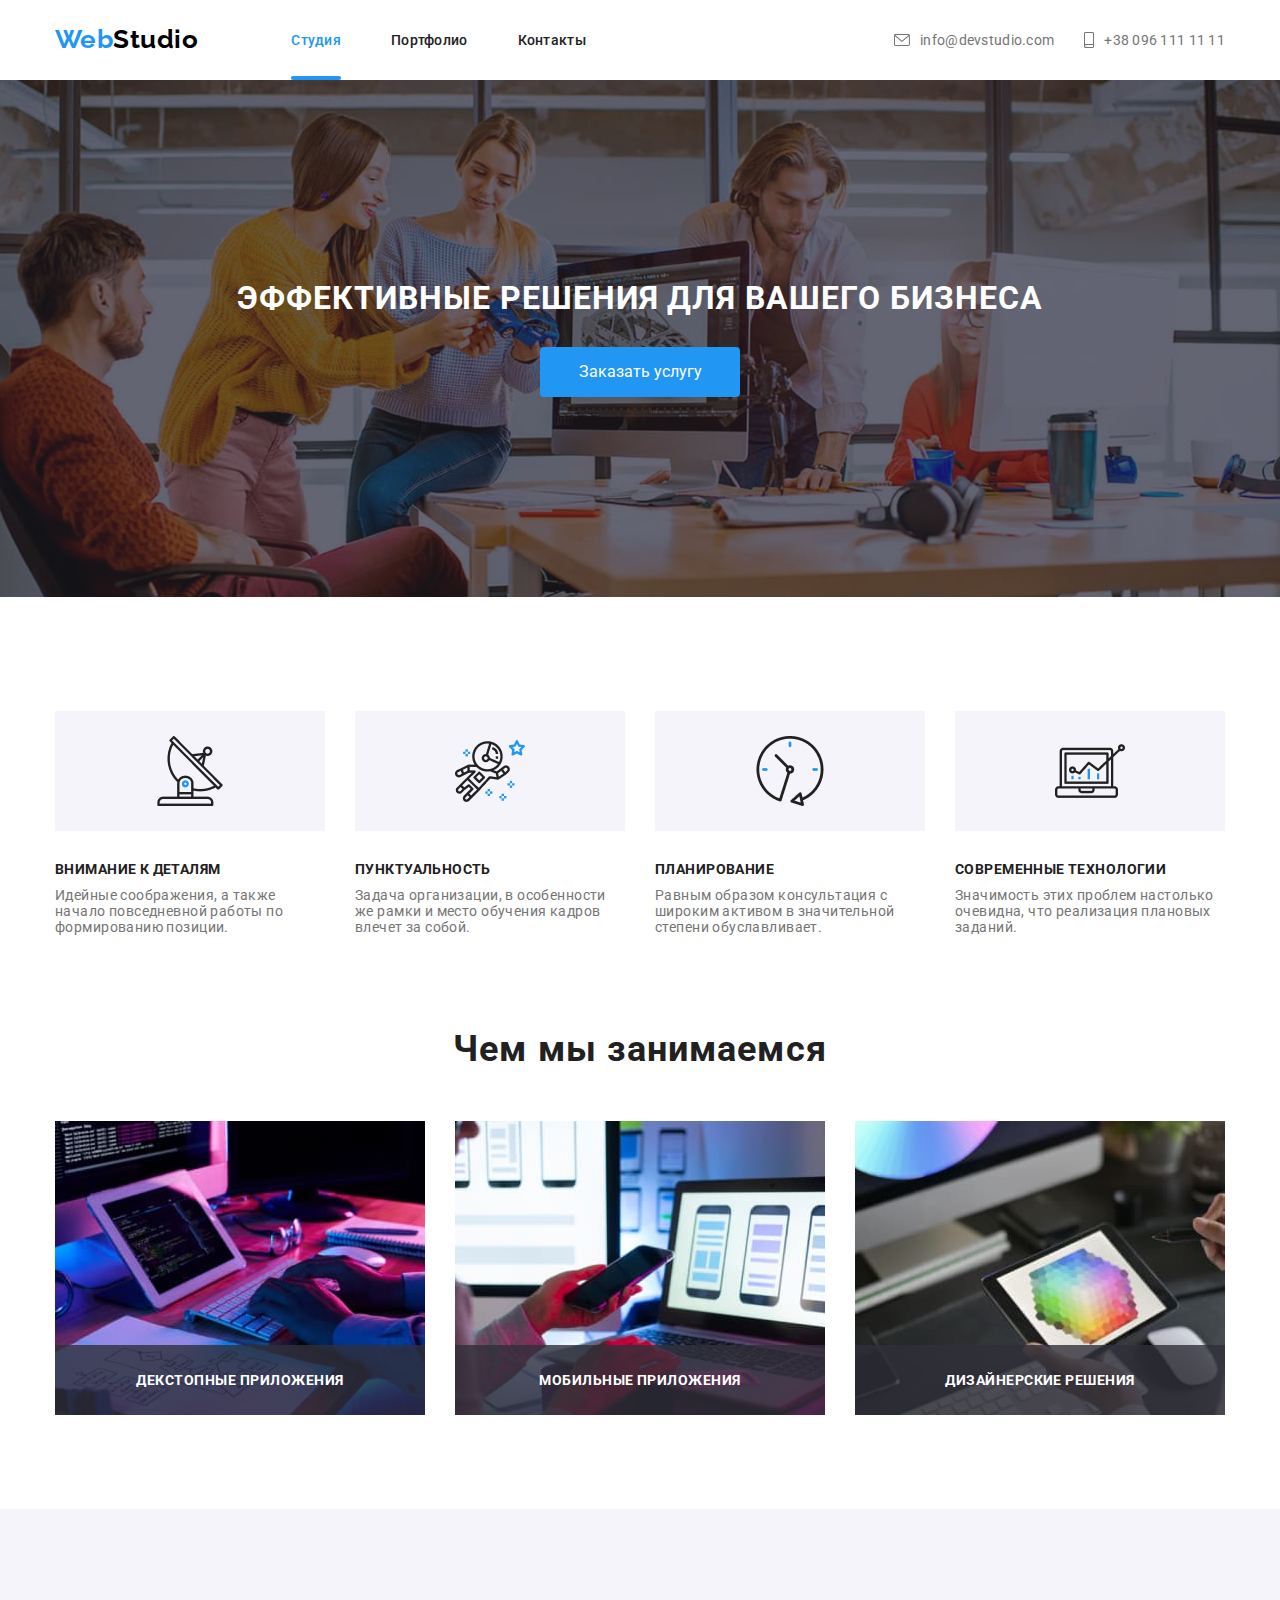
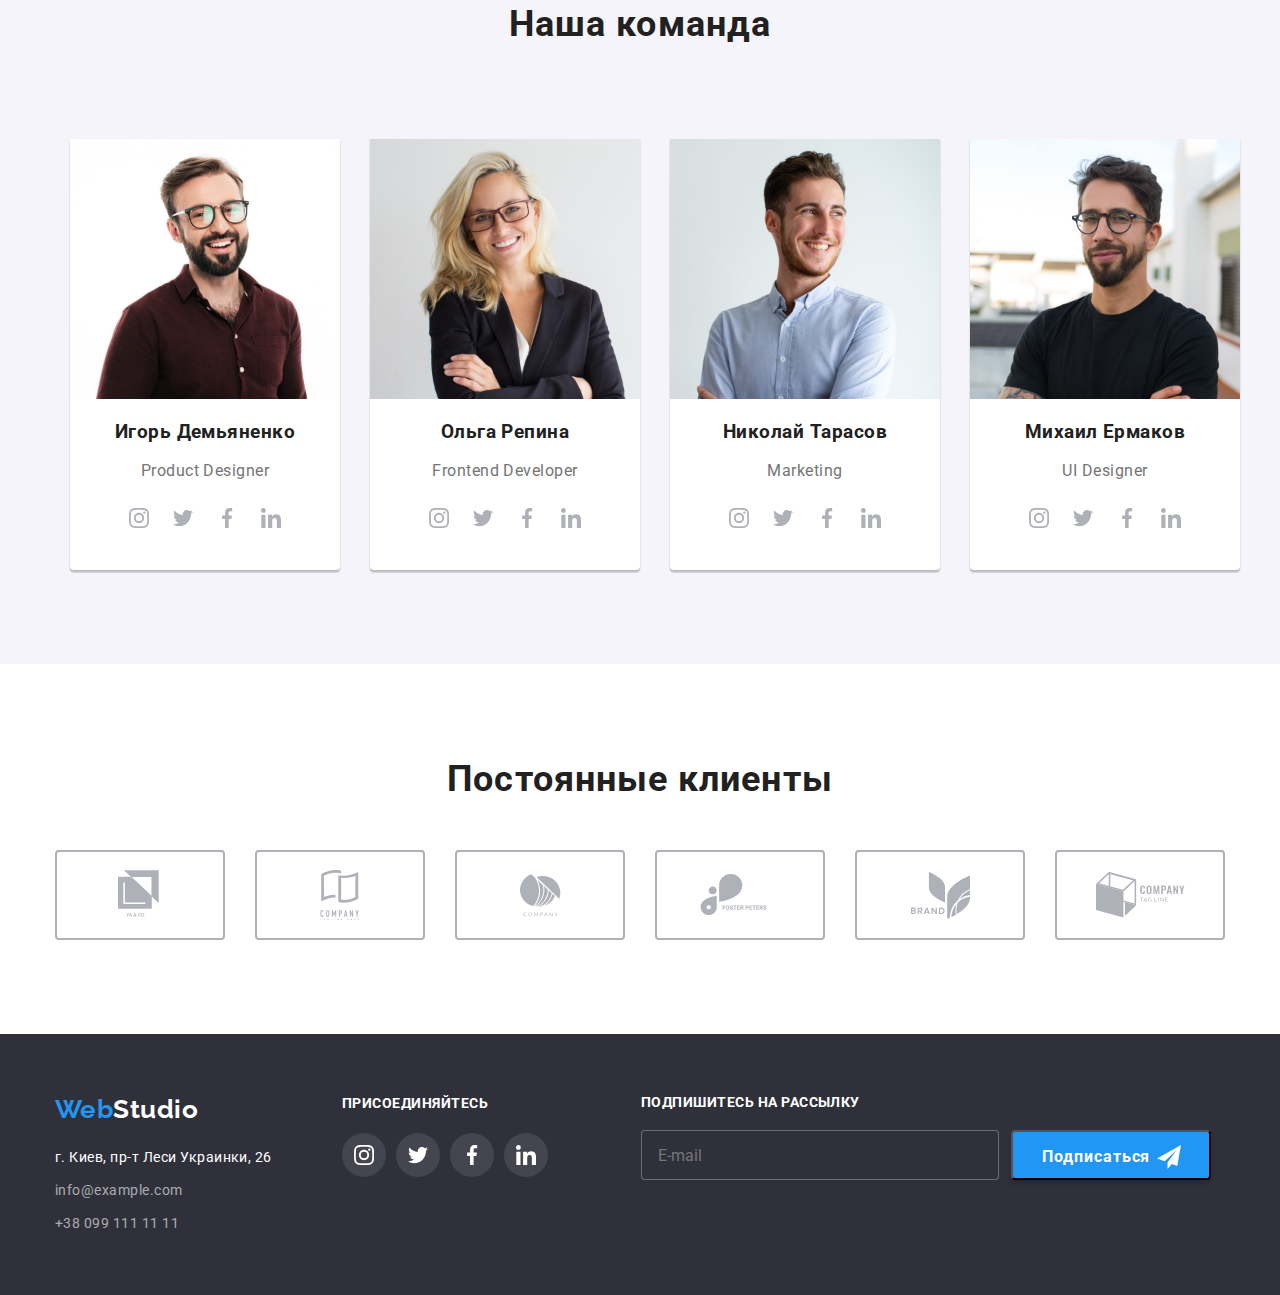
<file: index.html>
<!DOCTYPE html>
<html lang="ru">
  <head>
    <meta charset="UTF-8" />
    <meta name="viewport" content="width=device-width, initial-scale=1.0" />
    <link
      rel="stylesheet"
      href="https://cdnjs.cloudflare.com/ajax/libs/modern-normalize/1.0.0/modern-normalize.css"
    />
    <link
      href="https://fonts.googleapis.com/css2?family=Raleway:wght@300;400;500;700&family=Roboto:wght@300;400;500;700&display=swap"
      rel="stylesheet"
    />
    <link
      rel="stylesheet"
      href="https://cdnjs.cloudflare.com/ajax/libs/modern-normalize/1.0.0/modern-normalize.min.css"
    />
    <link rel="stylesheet" href="./css/styles.css" />
    <title>WebStudio</title>
  </head>

  <body>
    <header class="header-page">
      <div class="container">
        <nav>
          <a href="./index.html" class="logo link"
            ><span class="logo-start">Web</span>Studio</a
          >

          <ul class="site-nav list">
            <li><a href="" class="link current">Студия</a></li>
            <li><a href="./portfolio.html" class="link">Портфолио</a></li>
            <li><a href="" class="link">Контакты</a></li>
          </ul>
        </nav>

        <address class="address top">
          <ul class="contact list">
            <li class="address-list-top">
              <a href="mailto:info@devstudio.com" class="link">
                <svg class="icon-envelope">
                  <use
                    href="./images/sprite-svg/sprite.svg#icon-envelope"
                  ></use>
                </svg>
                info@devstudio.com</a
              >
            </li>
            <li class="address-list-top">
              <a href="tel:+380961111111" class="link">
                <svg class="icon-smartphone">
                  <use
                    href="./images/sprite-svg/sprite.svg#icon-smartphone"
                  ></use>
                </svg>
                +38 096 111 11 11</a
              >
            </li>
          </ul>
        </address>
      </div>
    </header>

    <main>
      <section class="hero">
        <div class="container">
          <h1 class="hero-title">Эффективные решения для вашего бизнеса</h1>
          <button type="button" class="button" data-modal-open>Заказать услугу</button>
        </div>
      </section>

      <section class="section">
        <h2 hidden>наши преимущества</h2>

        <div class="container advantages-list">
          <ul class="advantages list">
            <li class="icon-antenna">
              <h3 class="section-title">Внимание к деталям</h3>
              <p>
                Идейные соображения, а также начало повседневной работы по
                формированию позиции.
              </p>
            </li>
            <li class="icon-astronaut">
              <h3 class="section-title">Пунктуальность</h3>
              <p>
                Задача организации, в особенности же рамки и место обучения
                кадров влечет за собой.
              </p>
            </li>
            <li class="icon-clock">
              <h3 class="section-title">Планирование</h3>
              <p>
                Равным образом консультация с широким активом в значительной
                степени обуславливает.
              </p>
            </li>
            <li class="icon-diagram">
              <h3 class="section-title">Современные технологии</h3>
              <p>
                Значимость этих проблем настолько очевидна, что реализация
                плановых заданий.
              </p>
            </li>
          </ul>
        </div>
      </section>

      <section class="section">
        <div class="container works">
          <h2 class="section-title">Чем мы занимаемся</h2>

          <ul class="work list">
            <li>
              <img
                class="works-img"
                src="./images/images-box/box1.jpg"
                alt=""
                width="370"
                height="294"
              />
              <div class="work-title">
                <p>декстопные приложения</p>
              </div>
            </li>
            <li>
              <img
                class="works-img"
                src="./images/images-box/box2.jpg"
                alt=""
                width="370"
                height="294"
              />
              <div class="work-title">
                <p>мобильные приложения</p>
              </div>
            </li>
            <li>
              <img
                class="works-img"
                src="./images/images-box/box3.jpg"
                alt=""
                width="370"
                height="294"
              />
              <div class="work-title">
                <p>дизайнерские решения</p>
              </div>
            </li>
          </ul>
        </div>
      </section>

      <section class="section staff-section">
        <div class="container staff">
          <h2 class="section-title">Наша команда</h2>

          <div class="staff-list">
            <ul class="staff list">
              <li class="staff-people">
                <img
                  src="./images/images-person/person1.jpg"
                  alt="Игорь Демьяненко"
                />
                <h3 class="section-title">Игорь Демьяненко</h3>
                <p lang="en">Product Designer</p>
                <div class="social-link">
                  <a href="" class="social-link-thumb" target="_blank">
                    <svg>
                      <use
                        href="./images/sprite-svg/sprite.svg#icon-instagram"
                      ></use>
                    </svg>
                  </a>
                  <a href="" class="social-link-thumb" target="_blank">
                    <svg>
                      <use
                        href="./images/sprite-svg/sprite.svg#icon-twitter"
                      ></use>
                    </svg>
                  </a>
                  <a href="" class="social-link-thumb" target="_blank">
                    <svg>
                      <use
                        href="./images/sprite-svg/sprite.svg#icon-facebook"
                      ></use>
                    </svg>
                  </a>
                  <a href="" class="social-link-thumb" target="_blank">
                    <svg>
                      <use
                        href="./images/sprite-svg/sprite.svg#icon-linkedin"
                      ></use>
                    </svg>
                  </a>
                </div>
              </li>
              <li class="staff-people">
                <img
                  src="./images/images-person/person2.jpg"
                  alt="Ольга Репина"
                />
                <h3 class="section-title">Ольга Репина</h3>
                <p lang="en">Frontend Developer</p>
                <div class="social-link">
                  <a href="" class="social-link-thumb" target="_blank">
                    <svg>
                      <use
                        href="./images/sprite-svg/sprite.svg#icon-instagram"
                      ></use>
                    </svg>
                  </a>
                  <a href="" class="social-link-thumb" target="_blank">
                    <svg>
                      <use
                        href="./images/sprite-svg/sprite.svg#icon-twitter"
                      ></use>
                    </svg>
                  </a>
                  <a href="" class="social-link-thumb" target="_blank">
                    <svg>
                      <use
                        href="./images/sprite-svg/sprite.svg#icon-facebook"
                      ></use>
                    </svg>
                  </a>
                  <a href="" class="social-link-thumb" target="_blank">
                    <svg>
                      <use
                        href="./images/sprite-svg/sprite.svg#icon-linkedin"
                      ></use>
                    </svg>
                  </a>
                </div>
              </li>
              <li class="staff-people">
                <img
                  src="./images/images-person/person3.jpg"
                  alt="Николай Тарасов"
                />
                <h3 class="section-title">Николай Тарасов</h3>
                <p lang="en">Marketing</p>
                <div class="social-link">
                  <a href="" class="social-link-thumb" target="_blank">
                    <svg>
                      <use
                        href="./images/sprite-svg/sprite.svg#icon-instagram"
                      ></use>
                    </svg>
                  </a>
                  <a href="" class="social-link-thumb" target="_blank">
                    <svg>
                      <use
                        href="./images/sprite-svg/sprite.svg#icon-twitter"
                      ></use>
                    </svg>
                  </a>
                  <a href="" class="social-link-thumb" target="_blank">
                    <svg>
                      <use
                        href="./images/sprite-svg/sprite.svg#icon-facebook"
                      ></use>
                    </svg>
                  </a>
                  <a href="" class="social-link-thumb" target="_blank">
                    <svg>
                      <use
                        href="./images/sprite-svg/sprite.svg#icon-linkedin"
                      ></use>
                    </svg>
                  </a>
                </div>
              </li>
              <li class="staff-people">
                <img
                  src="./images/images-person/person4.jpg"
                  alt="Михаил Ермаков"
                />
                <h3 class="section-title">Михаил Ермаков</h3>
                <p lang="en">UI Designer</p>
                <div class="social-link">
                  <a href="" class="social-link-thumb" target="_blank">
                    <svg>
                      <use
                        href="./images/sprite-svg/sprite.svg#icon-instagram"
                      ></use>
                    </svg>
                  </a>
                  <a href="" class="social-link-thumb" target="_blank">
                    <svg>
                      <use
                        href="./images/sprite-svg/sprite.svg#icon-twitter"
                      ></use>
                    </svg>
                  </a>
                  <a href="" class="social-link-thumb" target="_blank">
                    <svg>
                      <use
                        href="./images/sprite-svg/sprite.svg#icon-facebook"
                      ></use>
                    </svg>
                  </a>
                  <a href="" class="social-link-thumb" target="_blank">
                    <svg>
                      <use
                        href="./images/sprite-svg/sprite.svg#icon-linkedin"
                      ></use>
                    </svg>
                  </a>
                </div>
              </li>
            </ul>
          </div>
        </div>
      </section>

      <section class="clients">
        <div class="container">
          <h2 class="section-title">Постоянные клиенты</h2>

          <ul class="list">
            <li>
              <a class="clients-pic" href="">
                <svg width="45px" height="50px">
                  <use href="./images/sprite-svg/sprite.svg#icon-logo-1"></use>
                </svg>
              </a>
            </li>
            <li>
              <a class="clients-pic" href="">
                <svg width="40px" height="50px">
                  <use href="./images/sprite-svg/sprite.svg#icon-logo-2"></use>
                </svg>
              </a>
            </li>
            <li>
              <a class="clients-pic" href="">
                <svg width="41px" height="43px">
                  <use href="./images/sprite-svg/sprite.svg#icon-logo-3"></use>
                </svg>
              </a>
            </li>
            <li>
              <a class="clients-pic" href="">
                <svg width="80px" height="42px">
                  <use href="./images/sprite-svg/sprite.svg#icon-logo-4"></use>
                </svg>
              </a>
            </li>
            <li>
              <a class="clients-pic" href="">
                <svg width="59px" height="47px">
                  <use href="./images/sprite-svg/sprite.svg#icon-logo-5"></use>
                </svg>
              </a>
            </li>
            <li>
              <a class="clients-pic" href="">
                <svg width="89px" height="46px">
                  <use href="./images/sprite-svg/sprite.svg#icon-logo-6"></use>
                </svg>
              </a>
            </li>
          </ul>
        </div>
      </section>
    </main>

    <footer>
      <div class="container">
       
            <address class="address-bottom">
              <div class="footer-address">
                <a href="./index.html" class="logo link" target="_blank"><span class="logo-start">Web</span><span
                    class="logo-end">Studio</span></a>
              </div>

              <ul class="address list">
                <li class="address-list">
                  <a href="https://goo.gl/maps/NCRkNM8AswAMd2es7" class="address-start link" target="_blank">г. Киев, пр-т Леси
                    Украинки, 26</a>
                </li>
                <li class="address-list">
                  <a href="mailto:info@example.com" class="address-end link" target="_blank">info@example.com</a>
                </li>
                <li class="address-list">
                  <a href="tel:+380991111111" class="address-end link" target="_blank">+38 099 111 11 11</a>
                </li>
              </ul>
            </address>

            <div class="social-links-footer">
              <strong class="phrase">присоединяйтесь</strong>
              <div class="sl-footer">
                <a href="https://www.instagram.com/" class="sl-thumb" target="_blank">
                  <svg>
                    <use href="./images/sprite-svg/sprite.svg#icon-instagram"></use>
                  </svg>
                </a>
                <a href="https://twitter.com/" class="sl-thumb" target="_blank">
                  <svg>
                    <use href="./images/sprite-svg/sprite.svg#icon-twitter"></use>
                  </svg>
                </a>
                <a href="https://www.facebook.com/" class="sl-thumb" target="_blank">
                  <svg>
                    <use href="./images/sprite-svg/sprite.svg#icon-facebook"></use>
                  </svg>
                </a>
                <a href="https://www.linkedin.com/" class="sl-thumb" target="_blank">
                  <svg>
                    <use href="./images/sprite-svg/sprite.svg#icon-linkedin"></use>
                  </svg>
                </a>
              </div>
            </div>

            <form action="#" class="footer-form">
              <div class="form-field">
                <label class="footer-form-phrase">подпишитесь на рассылку</label>
                <input type="text" class="footer-input" placeholder="E-mail">
              </div>
            
            <button type="submit" class="footer-btn">Подписаться
              <svg class="footer-icon">
                <use href="./images/sprite-svg/sprite.svg#icon-send"></use>
              </svg>
            </button>
            
            </form>
      </div>
    </footer>

    <div class="backdrop is-hidden" data-modal>
      <div class="modal">
        <button type="button" class="close-button" data-modal-close>
            <svg>
              <use href="./images/sprite-svg/sprite.svg#icon-vector"></use>
            </svg>
        </button>

        <form action="#" class="form-modal">
          <h2 class="modal-form-title">Оставьте свои данные, мы вам перезвоним</h2>

          <div class="form-field">
            <label for="name" class="form-label">Имя</label>
            <input type="text" name="name" id="name">
            <div>
              <svg class="modal-icon">
                <use href="./images/sprite-svg/sprite.svg#icon-person"></use>
              </svg>
            </div>
          </div>

          <div class="form-field">
            <label for="tel" class="form-label">Телефон</label>
            <input type="tel" name="tel" id="tel">
            <div>
              <svg class="modal-icon">
                <use href="./images/sprite-svg/sprite.svg#icon-phone"></use>
              </svg>
            </div>
          </div>

          <div class="form-field">
            <label for="mail" class="form-label">Почта</label>
            <input type="mail" name="mail" id="mail">
            <div>
              <svg class="modal-icon">
                <use href="./images/sprite-svg/sprite.svg#icon-email"></use>
              </svg>
            </div>
          </div>

          <div class="form-field">
            <label for="comment" class="form-label">Комментарий</label>
            <textarea name="comment" id="comment" placeholder="Введите текст"></textarea>
          </div>

          <div class="form-field-policy">
            <input id="policy" name="policy" type="checkbox" value="yes" class="form-checkbox"/>
            <label for="policy" class="policy-label">Соглашаюсь с рассылкой и принимаю <a href="" class="policy-doc">Условия договора</a></label>
          </div>

          <button type="submit" class="modal-btn">Отправить</button>
          
        </form>
      </div>
    </div>

    <script src="./js/modal.js"></script>
  </body>
</html>
</file>
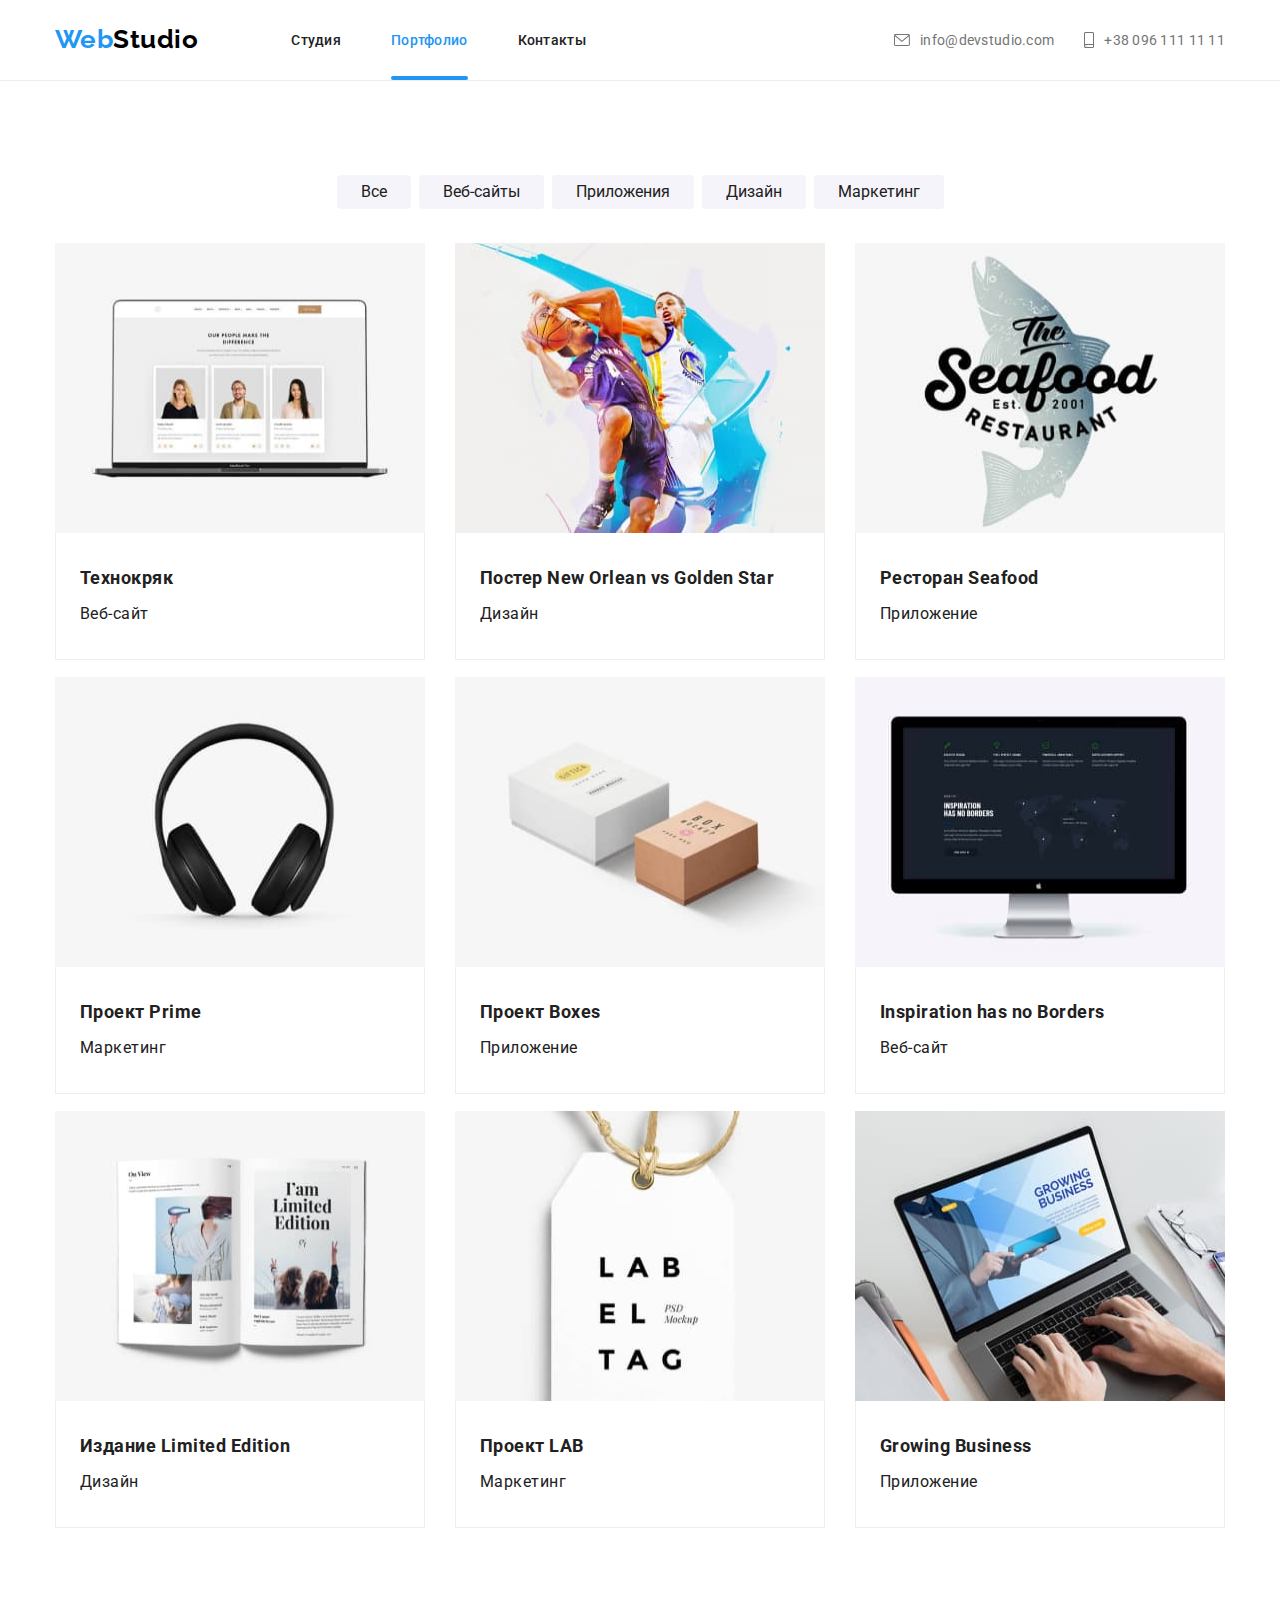
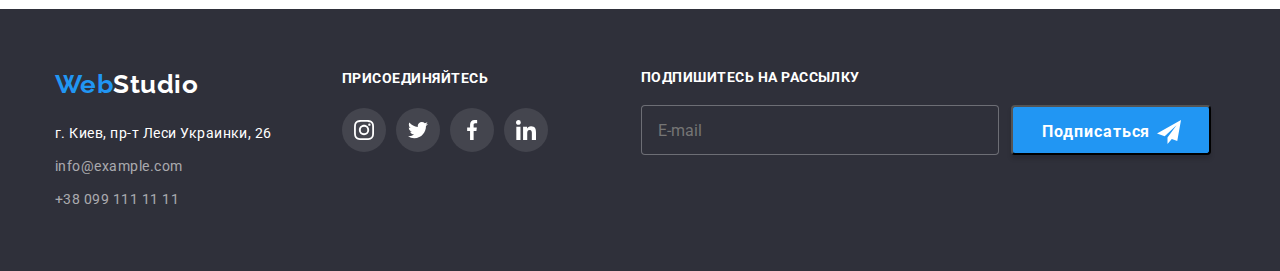
<file: portfolio.html>
<!DOCTYPE html>
<html lang="ru">
  <head>
    <meta charset="UTF-8" />
    <meta name="viewport" content="width=device-width, initial-scale=1.0" />
    <link
      rel="stylesheet"
      href="https://cdnjs.cloudflare.com/ajax/libs/modern-normalize/1.0.0/modern-normalize.css"
    />
    <link
      href="https://fonts.googleapis.com/css2?family=Raleway:wght@300;400;500;700&family=Roboto:wght@300;400;500;700&display=swap"
      rel="stylesheet"
    />
    <link
      rel="stylesheet"
      href="https://cdnjs.cloudflare.com/ajax/libs/modern-normalize/1.0.0/modern-normalize.min.css"
    />
    <link rel="stylesheet" href="./css/portfolio.css" />
    <title>Portfolio</title>
  </head>

  <body>
    <header class="header-page">
      <div class="container">
        <nav>
          <a href="./index.html" class="logo link""
            ><span class="logo-start">Web</span>Studio</a
          >

          <ul class="site-nav list">
            <li><a href="./index.html" class="link">Студия</a></li>
            <li>
              <a href="./portfolio.html" class="link current">Портфолио</a>
            </li>
            <li><a href="" class="link">Контакты</a></li>
          </ul>
        </nav>

        <address class="address top">
          <ul class="contact list">
            <li class="address-list-top">
              <a href="mailto:info@devstudio.com" class="link">
                <svg class="icon-envelope">
                  <use
                    href="./images/sprite-svg/sprite.svg#icon-envelope"
                  ></use>
                </svg>
                info@devstudio.com</a
              >
            </li>
            <li class="address-list-top">
              <a href="tel:+380961111111" class="link">
                <svg class="icon-smartphone">
                  <use
                    href="./images/sprite-svg/sprite.svg#icon-smartphone"
                  ></use>
                </svg>
                +38 096 111 11 11</a
              >
            </li>
          </ul>
        </address>
      </div>
    </header>
    <main>
      <div class="features container">
        <h1 hidden>функции</h1>

      <ul class="list">
        <li><button type="button">Все</button></li>
        <li><button type="button">Веб-сайты</button></li>
        <li><button type="button">Приложения</button></li>
        <li><button type="button">Дизайн</button></li>
        <li><button type="button">Маркетинг</button></li>
      </ul>  
      </div>

      <div class="projects container">
        <ul class="list">
          <li class="projects-item">
            <a href="" class="link" target="_blank">
              <div class="projects-overlay">
                <img src="./images/images-project/project1.jpg" alt="постер с баскетбольными игроками" class="projects-images" />
                <div class="overlay">
                  <p class="text">Технокряк это современная площадка распространения коронавируса. Компании используют эту платформу
                    для цифрового
                    шпионажа и атак на защищённые сервера конкурентов.</p>
                </div>
              </div>
              <div class="content-box">
                <h2 class="title">Технокряк</h2>
                <p>Веб-сайт</p>
              </div>
            </a>
          </li>
          <li class="projects-item">
            <a href="" class="link" target="_blank">
                <div class="projects-overlay">
                  <img src="./images/images-project/project2.jpg" alt="постер с баскетбольными игроками" class="projects-images" />
                  <div class="overlay">
                    <p class="text">Технокряк это современная площадка распространения коронавируса. Компании используют эту платформу для цифрового
                      шпионажа и атак на защищённые сервера конкурентов.</p>
                  </div>
                </div>
                
              <div class="content-box">
                <h2 class="title">
                  Постер <span lang="en">New Orlean vs Golden Star</span>
                </h2>
                <p>Дизайн</p>
              </div>
            </a>
          </li>
          <li class="projects-item">
            <a href="" class="link" target="_blank">
              <div class="projects-overlay">
                <img src="./images/images-project/project3.jpg" alt="постер с баскетбольными игроками" class="projects-images" />
                <div class="overlay">
                  <p class="text">Технокряк это современная площадка распространения коронавируса. Компании используют эту платформу
                    для цифрового
                    шпионажа и атак на защищённые сервера конкурентов.</p>
                </div>
              </div>
              <div class="content-box">
                <h2 class="title">Ресторан <span lang="en">Seafood</span></h2>
                <p>Приложение</p>
              </div>
            </a>
          </li>
          <li class="projects-item">
            <a href="" class="link" target="_blank">
              <div class="projects-overlay">
                <img src="./images/images-project/project4.jpg" alt="постер с баскетбольными игроками" class="projects-images" />
                <div class="overlay">
                  <p class="text">Технокряк это современная площадка распространения коронавируса. Компании используют эту платформу
                    для цифрового
                    шпионажа и атак на защищённые сервера конкурентов.</p>
                </div>
              </div>
              <div class="content-box">
                <h2 class="title">Проект <span lang="en">Prime</span></h2>
                <p>Маркетинг</p>
              </div>
            </a>
          </li>
          <li class="projects-item">
            <a href="" class="link" target="_blank">
              <div class="projects-overlay">
                <img src="./images/images-project/project5.jpg" alt="постер с баскетбольными игроками" class="projects-images" />
                <div class="overlay">
                  <p class="text">Технокряк это современная площадка распространения коронавируса. Компании используют эту платформу
                    для цифрового
                    шпионажа и атак на защищённые сервера конкурентов.</p>
                </div>
              </div>
              <div class="content-box">
                <h2 class="title">Проект <span lang="en">Boxes</span></h2>
                <p>Приложение</p>
              </div>
            </a>
          </li>
          <li class="projects-item">
            <a href="" class="link" target="_blank">
              <div class="projects-overlay">
                <img src="./images/images-project/project6.jpg" alt="постер с баскетбольными игроками" class="projects-images" />
                <div class="overlay">
                  <p class="text">Технокряк это современная площадка распространения коронавируса. Компании используют эту платформу
                    для цифрового
                    шпионажа и атак на защищённые сервера конкурентов.</p>
                </div>
              </div>
              <div class="content-box">
                <h2 lang="en" class="title">Inspiration has no Borders</h2>
                <p>Веб-сайт</p>
              </div>
            </a>
          </li>
          <li class="projects-item">
            <a href="" class="link" target="_blank">
              <div class="projects-overlay">
                <img src="./images/images-project/project7.jpg" alt="постер с баскетбольными игроками" class="projects-images" />
                <div class="overlay">
                  <p class="text">Технокряк это современная площадка распространения коронавируса. Компании используют эту платформу
                    для цифрового
                    шпионажа и атак на защищённые сервера конкурентов.</p>
                </div>
              </div>
              <div class="content-box">
                <h2 class="title">
                  Издание <span lang="en">Limited Edition</span>
                </h2>
                <p>Дизайн</p>
              </div>
            </a>
          </li>
          <li class="projects-item">
            <a href="" class="link" target="_blank">
              <div class="projects-overlay">
                <img src="./images/images-project/project8.jpg" alt="постер с баскетбольными игроками" class="projects-images" />
                <div class="overlay">
                  <p class="text">Технокряк это современная площадка распространения коронавируса. Компании используют эту платформу
                    для цифрового
                    шпионажа и атак на защищённые сервера конкурентов.</p>
                </div>
              </div>
              <div class="content-box">
                <h2 class="title">Проект <span lang="en">LAB</span></h2>
                <p>Маркетинг</p>
              </div>
            </a>
          </li>
          <li class="projects-item">
            <a href="" class="link" target="_blank">
              <div class="projects-overlay">
                <img src="./images/images-project/project9.jpg" alt="постер с баскетбольными игроками" class="projects-images" />
                <div class="overlay">
                  <p class="text">Технокряк это современная площадка распространения коронавируса. Компании используют эту платформу
                    для цифрового
                    шпионажа и атак на защищённые сервера конкурентов.</p>
                </div>
              </div>
              <div class="content-box">
                <h2 lang="en" class="title">Growing Business</h2>
                <p>Приложение</p>
              </div>
            </a>
          </li>
        </ul>
      </div>
    </main>
    <footer>
  <div class="container">

    <address class="address-bottom">
      <div class="footer-address">
        <a href="./index.html" class="logo link" target="_blank"><span class="logo-start">Web</span><span
            class="logo-end">Studio</span></a>
      </div>

      <ul class="address list">
        <li class="address-list">
          <a href="https://goo.gl/maps/NCRkNM8AswAMd2es7" class="address-start link" target="_blank">г. Киев, пр-т Леси
            Украинки, 26</a>
        </li>
        <li class="address-list">
          <a href="mailto:info@example.com" class="address-end link" target="_blank">info@example.com</a>
        </li>
        <li class="address-list">
          <a href="tel:+380991111111" class="address-end link" target="_blank">+38 099 111 11 11</a>
        </li>
      </ul>
    </address>

    <div class="social-links-footer">
      <strong class="phrase">присоединяйтесь</strong>
      <div class="sl-footer">
        <a href="https://www.instagram.com/" class="sl-thumb" target="_blank">
          <svg>
            <use href="./images/sprite-svg/sprite.svg#icon-instagram"></use>
          </svg>
        </a>
        <a href="https://twitter.com/" class="sl-thumb" target="_blank">
          <svg>
            <use href="./images/sprite-svg/sprite.svg#icon-twitter"></use>
          </svg>
        </a>
        <a href="https://www.facebook.com/" class="sl-thumb" target="_blank">
          <svg>
            <use href="./images/sprite-svg/sprite.svg#icon-facebook"></use>
          </svg>
        </a>
        <a href="https://www.linkedin.com/" class="sl-thumb" target="_blank">
          <svg>
            <use href="./images/sprite-svg/sprite.svg#icon-linkedin"></use>
          </svg>
        </a>
      </div>
    </div>

    <form action="#" class="footer-form">
      <div class="form-field">
        <label class="footer-form-phrase">подпишитесь на рассылку</label>
        <input type="text" class="footer-input" placeholder="E-mail">
      </div>

      <button type="submit" class="footer-btn">Подписаться
        <svg class="footer-icon">
          <use href="./images/sprite-svg/sprite.svg#icon-send"></use>
        </svg>
      </button>

    </form>
  </div>
    </footer>
  </body>
</html>
</file>
<file: css/styles.css>
html {
  box-sizing: border-box;
  margin: 0;
  padding: 0;
}

*,
*::after,
*::before {
  box-sizing: border-box;
}

:root {
  --main-text: #757575;
  --text-title: #212121;
  --text-accent: #2196f3;
  --main-bg-color: #ffffff;
  --secondary-bg-color: #2f303a;
  --grey-bg-color: #f5f4fa;
}

/* common styles */
body {
  color: var(--main-text);
  background-color: var(--main-bg-color);
  font-family: Roboto, sans-serif;
  letter-spacing: 0.03em;
}

.list {
  list-style: none;
  padding: 0px;
  margin: 0px;
}

.link {
  text-decoration: none;
}

.address {
  font-style: normal;
}

.container {
  width: 1200px;
  margin-right: auto;
  margin-left: auto;
  padding-left: 15px;
  padding-right: 15px;
}

/* header */

nav {
  display: flex;
  align-items: center;
}

.header-page > .container {
  display: flex;
}

.header-page .address .link {
  color: var(--main-text);
  font-size: 14px;
  letter-spacing: 0.02em;
}

.header-page .address-list-top:not(:last-child) {
  margin-right: 30px;
}

.site-nav {
  display: flex;
  margin-left: 93px;
  padding-left: 0px;
  margin-top: 0px;
  margin-bottom: 0px;
}

.site-nav .link {
  display: block;
  padding-bottom: 32px;
  padding-top: 32px;
}

.site-nav li:not(:last-child) {
  margin-right: 50px;
}

.site-nav .link {
  color: var(--text-title);
  font-family: Roboto;
  font-weight: 500;
  font-size: 14px;
  line-height: 16px;
  letter-spacing: 0.02em;

  transition: all 250ms cubic-bezier(0.4, 0, 0.2, 1);
}

.site-nav .link:hover,
.site-nav .link:focus {
  color: var(--text-accent);
}

.top {
  display: flex;
  align-items: center;
}

.site-nav,
.contact {
  letter-spacing: 0.02em;
}

.site-nav .current {
  color: var(--text-accent);
  position: relative;
}

.site-nav .current::after {
  content: "";
  display: block;
  position: absolute;
  left: 0px;
  bottom: 0px;
  width: 100%;
  height: 4px;
  background-color: var(--text-accent);
  border-radius: 2px;
}

.header-page .contact {
  display: flex;
}

.header-page .address {
  margin-left: auto;
}

.contact .icon-envelope {
  width: 16px;
  height: 12px;
  fill: var(--main-text);
}

.contact .icon-smartphone {
  width: 10px;
  height: 16px;
  fill: var(--main-text);
}

.address-list-top svg {
  margin-right: 10px;

  transition: all 250ms cubic-bezier(0.4, 0, 0.2, 1);
}

.address-list-top .link {
  display: flex;
  justify-content: center;
  align-items: center;

  transition: all 250ms cubic-bezier(0.4, 0, 0.2, 1);
}

.address-list-top .link:hover,
.address-list-top .link:focus {
  color: var(--text-accent);
}

.address-list-top .link:hover svg,
.address-list-top .link:focus svg {
  fill: var(--text-accent);
}

/* logo  styles common*/
.logo {
  color: #000000;
  font-family: Raleway, sans-serif;
  font-weight: 700;
  font-size: 26px;
  line-height: 1.2;
}

.logo:hover {
  color: var(--text-accent);
}

.logo-start {
  color: var(--text-accent);
}

/* logo-end bottom */

.logo-end {
  color: var(--main-bg-color);
}

/* main page */

.section-title {
  color: var(--text-title);
}

/* hero */

.hero {
  max-width: 1600px;
  max-height: 600px;
  margin-left: auto;
  margin-right: auto;

  background-color: rgba(47, 48, 58, 0.4);
  background-image: url(../images/images-hero/overlay.png),
    url(../images/images-hero/background-image.jpg);
  background-repeat: no-repeat;
  background-size: cover;
  background-position: center;
}

.hero .container {
  padding-top: 200px;

  letter-spacing: 0.06em;
  color: var(--main-bg-color);
  text-align: center;
  text-transform: uppercase;
}

.hero-title {
  margin-top: 0px;
  margin-bottom: 30px;
}

.button {
  padding: 10px 32px;
  margin-bottom: 200px;

  min-width: 200px;
  height: 50px;
  border: none;
  border-radius: 4px;

  background-color: var(--text-accent);
  color: var(--main-bg-color);
  background-color: #2196f3;
}

/* modal */
.backdrop {
  position: fixed;
  top: 0px;
  left: 0px;
  width: 100%;
  height: 100%;
  background: rgba(0, 0, 0, 0.2);
  transition: all 250ms cubic-bezier(0.4, 0, 0.2, 1);
}

.is-hidden {
  opacity: 0;
  visibility: hidden;
  pointer-events: none;

  transition: all 250ms cubic-bezier(0.4, 0, 0.2, 1) 250ms;
}

.modal {
  position: absolute;
  left: 50%;
  top: 50%;
  transform: translate(-50%, -50%) scale(1);

  padding: 40px;

  min-width: 528px;
  height: 581px;
  border-radius: 4px;
  box-shadow: 0px 1px 3px rgba(0, 0, 0, 0.12), 0px 1px 1px rgba(0, 0, 0, 0.14),
    0px 2px 1px rgba(0, 0, 0, 0.2);

  background: var(--main-bg-color);

  transition: all 250ms cubic-bezier(0.4, 0, 0.2, 1) 250ms;
}

.modal-form-title {
  font-weight: 700;
  font-size: 20px;
  line-height: 23px;
  letter-spacing: 0.03em;

  color: var(--text-title);
}

.form-modal .form-field {
  position: relative;
  display: flex;
  flex-direction: column;
}

.form-modal .form-label {
  margin-bottom: 4px;

  font-weight: 400;
  font-size: 12px;
  line-height: 14px;
  letter-spacing: 0.01em;

  color: var(--main-text);
}

.form-modal .form-field:not(:last-child) {
  margin-bottom: 10px;
}

.form-modal .form-field input {
  display: block;
  width: 448px;
  height: 40px;
  padding: 14px 42px;

  border: 1px solid rgba(33, 33, 33, 0.2);
  border-radius: 4px;
  cursor: pointer;
}

.form-field input,
.form-field textarea {
  outline: none;
}

.form-modal .form-field input:focus,
.form-modal .form-field textarea:focus {
  border: 1px solid #2196f3;
}

.form-modal .modal-icon {
  position: absolute;
  bottom: 11px;
  left: 12px;
  width: 18px;
  height: 18px;
  fill: var(--text-title);
}

.form-field:focus-within .modal-icon {
  fill: var(--text-accent);
}

textarea {
  display: block;
  width: 448px;
  height: 120px;
  padding: 12px 16px;
  resize: none;

  border: 1px solid rgba(33, 33, 33, 0.2);
  border-radius: 4px;

  font-weight: 400;
  font-size: 14px;
  line-height: 16px;
  letter-spacing: 0.01em;
}

textarea::placeholder {
  font-weight: 400;
  font-size: 14px;
  line-height: 16px;
  letter-spacing: 0.01em;
  color: rgba(117, 117, 117, 0.5);
}

.form-field-policy {
  display: flex;
  align-items: center;
  justify-content: center;
  margin-bottom: 30px;
}

.form-field-policy label {
  font-weight: 400;
  font-size: 14px;
  line-height: 24px;
  letter-spacing: 0.03em;

  color: var(--main-text);
}

.is-hidden .modal {
  transform: translate(-50%, -50%) scale(0);
  transition: all 250ms cubic-bezier(0.4, 0, 0.2, 1);
}

.close-button {
  position: absolute;
  right: 8px;
  top: 8px;

  width: 30px;
  height: 30px;

  padding: 6px;
  background-color: var(--main-bg-color);
  border-radius: 50%;
  border: 1px solid rgba(0, 0, 0, 0.1);
  cursor: pointer;
}

.close-button svg {
  width: 11px;
  height: 11px;
  fill: #000000;
}

.close-button:focus svg,
.close-button:hover svg {
  fill: var(--text-accent);
  cursor: pointer;
}

.modal-form-title {
  font-weight: 700;
  font-size: 20px;
  line-height: 23px;
  letter-spacing: 0.03em;

  color: var(--text-title);
}

.form-checkbox {
  -webkit-appearance: none;
  -moz-appearance: none;
  appearance: none;

  position: absolute;
}

.policy-label::before {
  content: "";
  display: inline-block;
  width: 16px;
  height: 15px;
  margin-right: 7px;
  border-radius: 2px;
  background-image: url("../images/sprite-svg/not-check.svg");
}

.form-field-policy .policy-doc {
  color: var(--text-accent);
}

.form-checkbox:checked + .policy-label::before {
  background-image: url("../images/sprite-svg/check.svg");
  background-size: content;
  background-origin: border-box;
  border-radius: 2px;
  background-color: var(--text-accent);
}

.modal-btn {
  display: block;
  width: 200px;
  height: 50px;
  margin-left: auto;
  margin-right: auto;
  padding: 10px 55px;

  background: #188ce8;
  box-shadow: 0px 4px 4px rgba(0, 0, 0, 0.15);
  border-radius: 4px;

  font-weight: 700;
  font-size: 16px;
  line-height: 30px;
  letter-spacing: 0.06em;
  color: var(--main-bg-color);

  cursor: pointer;
}

/* advantages */
.advantages {
  display: flex;
  justify-content: space-between;
}

.advantages h3 {
  margin-bottom: 10px;
  margin-top: 30px;
}
.advantages p {
  margin-top: 0px;
  margin-bottom: 0px;
}

.advantages .section-title {
  font-size: 14px;
  letter-spacing: 0.03em;
  text-transform: uppercase;
}

.advantages p {
  font-size: 14px;
  letter-spacing: 0.03em;
}

.advantages-list li {
  max-width: 270px;
}

.advanteges-list li:not(:last-child) {
  margin-right: 14px;
}

.section .advantages-list {
  padding-top: 20px;
}

.container .advantages {
  padding-top: 94px;
  padding-bottom: 94px;
}

.advantages li:not(:last-child) {
  margin-right: 30px;
}

.icon-antenna::before {
  content: "";
  height: 120px;
  display: block;

  background-color: var(--grey-bg-color);
  background-image: url(../images/images-png/antenna.png);
  background-repeat: no-repeat;
  background-position: center;
}

.icon-astronaut::before {
  content: "";
  height: 120px;
  display: block;

  background-color: var(--grey-bg-color);
  background-image: url(../images/images-png/astronaut.png);
  background-repeat: no-repeat;
  background-position: center;
}
.icon-clock::before {
  content: "";
  height: 120px;
  display: block;

  background-color: var(--grey-bg-color);
  background-image: url(../images/images-png/clock.png);
  background-repeat: no-repeat;
  background-position: center;
}
.icon-diagram::before {
  content: "";
  height: 120px;
  display: block;

  background-color: var(--grey-bg-color);
  background-image: url(../images/images-png/diagram.png);
  background-repeat: no-repeat;
  background-position: center;
}
/* works */

.section .works {
  padding-left: 15px;
  padding-right: 15px;
}

.works .section-title {
  margin-top: 0px;
  margin-bottom: 50px;

  font-size: 36px;
  text-align: center;
  letter-spacing: 0.03em;
}

.works .list {
  padding-bottom: 94px;
}

.work {
  display: flex;
  justify-content: space-between;
}

.works {
  padding-right: 0px;
  padding-left: 0px;
}
.works-img {
  display: block;
}

.work li {
  position: relative;
}

.work-title {
  position: absolute;
  display: flex;
  align-items: center;
  justify-content: center;
  left: 0px;
  bottom: 0px;
  width: 100%;
  height: 70px;
  background-color: rgba(47, 48, 58, 0.8);
}

.work-title p {
  font-size: 14px;
  font-weight: 700;
  text-transform: uppercase;
  color: var(--main-bg-color);
}

/* staff list */
.section .staff {
  padding-right: 15px;
  padding-left: 15px;
}

.staff-section {
  background-color: var(--grey-bg-color);
}
.staff > .section-title {
  margin-top: 0px;
  margin-bottom: 94px;

  font-size: 36px;
  line-height: 42px;
  text-align: center;
  letter-spacing: 0.03em;
}

.section > .staff {
  padding-top: 94px;
  padding-bottom: 94px;
}

.staff-list ul {
  display: flex;
  text-align: center;
  justify-content: space-between;
}

.staff-list li {
  background-color: var(--main-bg-color);
  border-radius: 0px 0px 4px 4px;
}

.staff li:not(:last-child) {
  margin-right: 30px;
}

.staff {
  padding-left: 0px;
  padding-right: 0px;
}

.staff-people > img {
  width: 270px;
  height: 260px;

  background-color: #2f303a;
}

.staff-people {
  box-shadow: 0px 3px 1px rgba(0, 0, 0, 0.1), 0px 1px 2px rgba(0, 0, 0, 0.08),
    0px 2px 2px rgba(0, 0, 0, 0.12);
}

.social-link {
  display: flex;
  justify-content: center;
}

.social-link a {
  display: flex;
  justify-content: center;
  align-items: center;
}

.social-link {
  margin-bottom: 30px;
}

.social-link-thumb {
  width: 44px;
  height: 44px;

  transition: all 250ms cubic-bezier(0.4, 0, 0.2, 1);
}

.social-link-thumb:hover,
.social-link-thumb:focus {
  background-color: var(--text-accent);
  border-radius: 50%;
  cursor: pointer;
}

.social-link-thumb:hover svg,
.social-link-thumb:focus svg {
  fill: var(--main-bg-color);
}

.social-link svg {
  width: 20px;
  height: 20px;
  fill: #afb1b8;

  transition: all 250ms cubic-bezier(0.4, 0, 0.2, 1);
}

/* clients */

.clients .section-title {
  margin-top: 0px;
  margin-bottom: 50px;

  font-weight: 700px;
  font-size: 36px;
  line-height: 42px;
  text-align: center;
  letter-spacing: 0.03em;
}

.clients .container {
  padding-top: 94px;
  padding-bottom: 94px;

  padding-right: 15px;
  padding-left: 15px;
}

.clients .list {
  display: flex;
  justify-content: space-between;
}

.clients .list a {
  display: flex;
  justify-content: center;
  align-items: center;

  width: 170px;
  height: 90px;

  background-color: var(--main-bg-color);
  border: 2px solid #afb1b8;
  border-radius: 4px;

  transition: all 250ms cubic-bezier(0.4, 0, 0.2, 1);
}

.clients-pic svg {
  fill: #afb1b8;

  transition: all 250ms cubic-bezier(0.4, 0, 0.2, 1);
}

.clients-pic:hover svg,
.clients-pic:focus svg {
  fill: var(--text-accent);
}

.clients .list a:hover,
.client .list a:focus {
  border: 2px solid var(--text-accent);
}

/* footer */

footer {
  background-color: var(--secondary-bg-color);
}

footer .container {
  padding-top: 60px;
  padding-bottom: 60px;
}

footer .logo {
  display: inline-block;
  margin-top: 0px;
  margin-bottom: 20px;

  font-style: normal;
}

footer .address {
  padding-left: 0px;
}

.address-list:not(:last-child) {
  margin-bottom: 9px;
}

.address .link-address {
  color: var(--main-bg-color);
}

.address .link {
  color: rgba(22, 15, 15, 0.8);
}

.address .address-start {
  color: var(--main-bg-color);
}

.address .address-end {
  color: rgba(255, 255, 255, 0.6);
}

.social-links-footer {
  margin-right: 93px;
}

.address-bottom .address {
  margin-top: 0px;
  margin-bottom: 0px;

  font-size: 14px;
  line-height: 24px;
}

.social-links-footer .phrase {
  text-transform: uppercase;
  color: var(--main-bg-color);
  font-size: 14px;
}

.socila-links-footer .sl-thumb {
  width: 44px;
  height: 44px;
  border-radius: 50%;
}

.sl-footer svg {
  width: 20px;
  height: 20px;
  fill: var(--main-bg-color);
}

.sl-footer a {
  display: flex;
  justify-content: center;
  align-items: center;
  width: 44px;
  height: 44px;
  background-color: rgba(255, 255, 255, 0.1);
  border-radius: 50%;

  transition: all 250ms cubic-bezier(0.4, 0, 0.2, 1);
}

.sl-footer a:hover,
.sl-footer a:focus {
  background-color: var(--text-accent);
}

.sl-footer {
  display: flex;
  margin-top: 20px;
}

footer .container {
  display: flex;
}

.address-bottom {
  margin-right: 70px;
}

.sl-thumb:not(:last-child) {
  margin-right: 10px;
}

.footer-form {
  display: flex;
  align-items: flex-end;
  justify-content: space-between;
  width: 570px;
  height: 86px;
}

.footer-form .form-field {
  margin-bottom: 0;
}

.footer-form-phrase {
  display: block;
  margin-bottom: 20px;
  text-transform: uppercase;

  color: var(--main-bg-color);
  font-size: 14px;
  font-weight: 700;
}

.footer-form .footer-input {
  display: block;
  padding: 15px 16px;
  width: 358px;
  height: 50px;

  border: 1px solid rgba(255, 255, 255, 0.3);
  box-sizing: border-box;
  background-color: var(--secondary-bg-color);
  border-radius: 4px;
}

.footer-btn {
  position: relative;
  width: 200px;
  height: 50px;
  padding: 10px 62px 10px 29px;

  background-color: var(--text-accent);
  box-shadow: 0px 4px 4px rgba(0, 0, 0, 0.15);
  border-radius: 4px;
  cursor: pointer;

  font-weight: 700;
  font-size: 16px;
  line-height: 30px;
  letter-spacing: 0.06em;
  color: var(--main-bg-color);
}

.footer-form .footer-icon {
  position: absolute;
  right: 28px;
  top: 13px;
  width: 24px;
  height: 24px;
  fill: var(--main-bg-color);
}
</file>
<file: css/portfolio.css>
html {
  box-sizing: border-box;
  margin: 0;
  padding: 0;
}

*,
*::after,
*::before {
  box-sizing: border-box;
}

:root {
  --main-text: #757575;
  --text-title: #212121;
  --text-accent: #2196f3;
  --main-bg-color: #ffffff;
  --secondary-bg-color: #2f303a;
  --grey-bg-color: #f5f4fa;
}

/* common styles */
body {
  color: var(--main-text);
  background-color: var(--main-bg-color);
  font-family: Roboto, sans-serif;
  letter-spacing: 0.03em;
}

.list {
  list-style: none;
  margin: 0px;
  padding: 0px;

  display: flex;
}

.link {
  text-decoration: none;
}

.address {
  font-style: normal;
}

.container {
  width: 1200px;
  margin-right: auto;
  margin-left: auto;
  padding-left: 15px;
  padding-right: 15px;
}

/* header */

nav {
  display: flex;
  align-items: center;
}

.header-page > .container {
  display: flex;
}

.header-page .address .link {
  color: var(--main-text);
  font-size: 14px;
  letter-spacing: 0.02em;
}

.header-page .address-list-top:not(:last-child) {
  margin-right: 30px;
}

.header-page {
  border-bottom: 1px solid #ececec;
}

.site-nav {
  display: flex;
  margin-left: 93px;
  padding-left: 0px;
  margin-top: 0px;
  margin-bottom: 0px;
}

.site-nav li:not(:last-child) {
  margin-right: 50px;
}

.site-nav .link {
  display: block;
  padding-bottom: 32px;
  padding-top: 32px;

  color: var(--text-title);
  font-family: Roboto;
  font-weight: 500;
  font-size: 14px;
  line-height: 16px;
  letter-spacing: 0.02em;

  transition: all 250ms cubic-bezier(0.4, 0, 0.2, 1);
}

.site-nav .link:hover,
.site-nav .link:focus {
  color: var(--text-accent);
}

.top {
  display: flex;
  align-items: center;
}

.site-nav,
.contact {
  letter-spacing: 0.02em;
}

.site-nav .current {
  color: var(--text-accent);
}
.site-nav .current {
  position: relative;
}

.site-nav .current::after {
  content: "";
  position: absolute;
  left: 0;
  bottom: 0;
  display: block;
  width: 100%;
  height: 4px;
  background-color: var(--text-accent);
  border-radius: 2px;
}

.header-page .contact {
  display: flex;
}

.header-page .address {
  margin-left: auto;
}

.contact .icon-envelope {
  width: 16px;
  height: 12px;
  fill: var(--main-text);
}

.contact .icon-smartphone {
  width: 10px;
  height: 16px;
  fill: var(--main-text);
}

.address-list-top svg {
  margin-right: 10px;

  transition: all 250ms cubic-bezier(0.4, 0, 0.2, 1);
}

.address-list-top .link {
  display: flex;
  justify-content: center;
  align-items: center;

  transition: all 250ms cubic-bezier(0.4, 0, 0.2, 1);
}

.address-list-top .link:hover,
.address-list-top .link:focus {
  color: var(--text-accent);
}

.address-list-top .link:hover svg,
.address-list-top .link:focus svg {
  fill: var(--text-accent);
}

/* logo  styles common*/
.logo {
  color: #000000;
  font-family: Raleway, sans-serif;
  font-weight: 700;
  font-size: 26px;
  line-height: 1.2;

  transition: all 250ms cubic-bezier(0.4, 0, 0.2, 1);
}

.logo:hover,
.logo:focus {
  color: var(--text-accent);
}

.logo-start {
  color: var(--text-accent);
}

/* logo-end bottom */

.logo-end {
  color: var(--main-bg-color);
}

/* main page */
main {
  padding-top: 94px;
  padding-bottom: 94px;
}

/* features button */

.features {
  display: flex;
  justify-content: center;
  margin-bottom: 34px;
}

.features button {
  color: var(--text-title);
  background-color: var(--grey-bg-color);
  border-radius: 4px;
  border-color: transparent;

  padding: 6px 22px;
  cursor: pointer;

  transition: all 250ms cubic-bezier(0.4, 0, 0.2, 1);
}

button:hover,
button:focus {
  color: var(--main-bg-color);
  background-color: var(--text-accent);
  box-shadow: 0px 3px 1px rgba(0, 0, 0, 0.1), 0px 1px 2px rgba(0, 0, 0, 0.08),
    0px 2px 2px rgba(0, 0, 0, 0.12);
}

.features li:not(:last-child) {
  margin-right: 8px;
}

/* projects */
.projects > .list {
  display: flex;
  flex-wrap: wrap;
  padding: 0px;
  margin: 0px;
}

.projects-images {
  display: block;
  width: 370px;
  height: 290px;
  overflow: hidden;
}

.title {
  color: var(--text-title);
  font-size: 18px;
}

.projects a p {
  color: var(--text-title);
}

.projects-item:not(:nth-child(3n)) {
  margin-right: 30px;
}

.projects-item {
  width: 370px;
  height: 404px;
  margin-bottom: 30px;

  transition: all 250ms cubic-bezier(0.4, 0, 0.2, 1);
}

.projects-item:nth-last-child(-n + 3) {
  margin-bottom: 0px;
}

.projects-item:hover,
.projects-item:focus {
  box-shadow: 0px 1px 1px rgba(0, 0, 0, 0.12), 0px 4px 4px rgba(0, 0, 0, 0.06),
    1px 4px 6px rgba(0, 0, 0, 0.16);

  width: 370px;
  height: 404px;
}

.content-box {
  width: 370px;
  padding: 20px 24px;
  border-left: 1px solid #eeeeee;
  border-bottom: 1px solid #eeeeee;
  border-right: 1px solid #eeeeee;
}

.projects-overlay {
  position: relative;
  overflow: hidden;
}

.overlay {
  content: "";
  position: absolute;
  left: 0px;
  top: 0px;
  display: block;
  width: 370px;
  height: 294px;
  padding: 63px 24px;
  background-color: rgba(33, 150, 243, 0.9);

  transform: translateY(100%);
  opacity: 0;
  transition: transform 250ms cubic-bezier(0.4, 0, 0.2, 1);
}

.projects-item:hover .overlay,
.projects-item:focus .overlay {
  transform: translateY(0);
  opacity: 1;
}

.overlay .text {
  color: var(--main-bg-color);
  font-size: 18px;
  font-weight: 400;
  line-height: 28px;
}

.projects-item .link:hover .overlay,
.projects-item .link:focus .overlay {
  transform: translateY(0);
  opacity: 1;
}

.overlay :focus,
.overlay :hover {
  transform: translateY(0);
  opacity: 1;
}

/* footer */
footer {
  background-color: var(--secondary-bg-color);
}

footer .container {
  padding-top: 60px;
  padding-bottom: 60px;
}

footer .logo {
  display: inline-block;
  margin-top: 0px;
  margin-bottom: 20px;

  font-style: normal;
}

footer .address {
  padding-left: 0px;
  display: block;
}

.address-list:not(:last-child) {
  margin-bottom: 9px;
}

.address .link-address {
  color: var(--main-bg-color);
}

.address .link {
  color: rgba(255, 255, 255, 0.8);
}

.address .address-start {
  color: var(--main-bg-color);
}

.address .address-end {
  color: rgba(255, 255, 255, 0.6);
}

.social-links-footer {
  margin-right: 93px;
}

.address-bottom .address {
  margin-top: 0px;
  margin-bottom: 0px;

  font-size: 14px;
  line-height: 24px;
}

.social-links-footer .phrase {
  text-transform: uppercase;
  color: var(--main-bg-color);
  font-size: 14px;
}

.socila-links-footer .sl-thumb {
  width: 44px;
  height: 44px;
  border-radius: 50%;
}

.sl-footer svg {
  width: 20px;
  height: 20px;
  fill: var(--main-bg-color);
}

.sl-footer a {
  display: flex;
  justify-content: center;
  align-items: center;
  width: 44px;
  height: 44px;
  background-color: rgba(255, 255, 255, 0.1);
  border-radius: 50%;

  transition: all 250ms cubic-bezier(0.4, 0, 0.2, 1);
}

.sl-footer a:hover,
.sl-footer a:focus {
  background-color: var(--text-accent);
}

.sl-footer {
  display: flex;
  margin-top: 20px;
}

footer .container {
  display: flex;
}

.address-bottom {
  margin-right: 70px;
}

.sl-thumb:not(:last-child) {
  margin-right: 10px;
}

.footer-form {
  display: flex;
  align-items: flex-end;
  justify-content: space-between;
  width: 570px;
  height: 86px;
}

.footer-form .form-field {
  margin-bottom: 0;
  margin-right: 12px;
}

.footer-form-phrase {
  display: block;
  margin-bottom: 20px;
  text-transform: uppercase;

  color: var(--main-bg-color);
  font-size: 14px;
  font-weight: 700;
}

.footer-form .footer-input {
  display: block;
  padding: 15px 16px;
  width: 358px;
  height: 50px;

  border: 1px solid rgba(255, 255, 255, 0.3);
  box-sizing: border-box;
  background-color: var(--secondary-bg-color);
  border-radius: 4px;
}

.footer-btn {
  position: relative;
  width: 200px;
  height: 50px;
  padding: 10px 62px 10px 29px;

  background-color: var(--text-accent);
  box-shadow: 0px 4px 4px rgba(0, 0, 0, 0.15);
  border-radius: 4px;
  cursor: pointer;

  font-weight: 700;
  font-size: 16px;
  line-height: 30px;
  letter-spacing: 0.06em;
  color: var(--main-bg-color);
}

.footer-form .footer-icon {
  position: absolute;
  right: 28px;
  top: 13px;
  width: 24px;
  height: 24px;
  fill: var(--main-bg-color);
}
</file>
